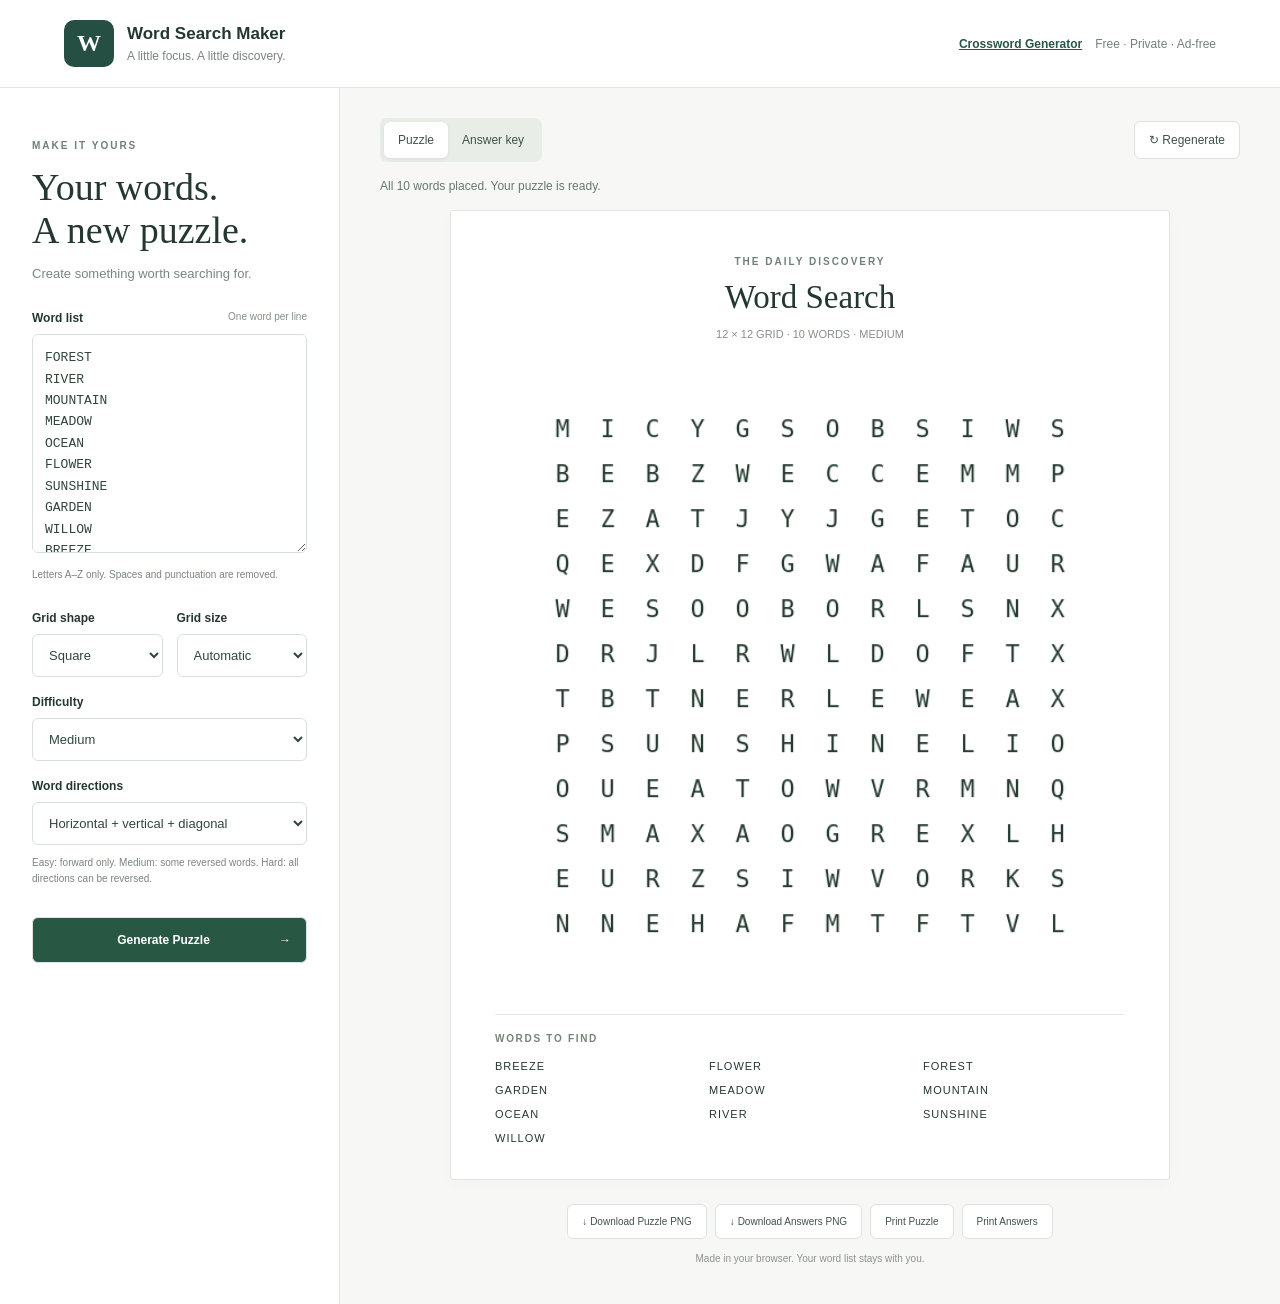
<file: index.html>
<!doctype html>
<html lang="en">
<head>
<meta charset="UTF-8"><meta name="viewport" content="width=device-width,initial-scale=1">
<title>Word Search Maker</title><link rel="stylesheet" href="style.css">
<script src="script.js" defer></script>
</head>
<body>
<header><span class="logo">W</span><div><strong>Word Search Maker</strong><small>A little focus. A little discovery.</small></div><a class="tool-link" href="crossword/index.html">Crossword Generator</a><span class="private">Free · Private · Ad-free</span></header>
<main>
<section class="controls"><p class="eyebrow">MAKE IT YOURS</p><h1>Your words.<br>A new puzzle.</h1><p class="intro">Create something worth searching for.</p>
<form id="form">
<label for="words">Word list <span>One word per line</span></label>
<textarea id="words" rows="9" spellcheck="false">FOREST
RIVER
MOUNTAIN
MEADOW
OCEAN
FLOWER
SUNSHINE
GARDEN
WILLOW
BREEZE</textarea>
<p class="hint">Letters A–Z only. Spaces and punctuation are removed.</p>
<div class="fields"><div><label for="shape">Grid shape</label><select id="shape"><option value="square">Square</option><option value="circle">Circle</option><option value="tree">Tree</option><option value="star">Star</option><option value="heart">Heart</option></select></div><div><label for="size">Grid size</label><select id="size"><option value="auto">Automatic</option><option>10</option><option>15</option><option>20</option><option>25</option><option>30</option><option>40</option></select></div></div>
<label for="difficulty">Difficulty</label><select id="difficulty"><option value="easy">Easy</option><option value="medium" selected>Medium</option><option value="hard">Hard</option></select>
<label for="directions">Word directions</label><select id="directions"><option value="1">Horizontal only</option><option value="2">Horizontal + vertical</option><option value="3" selected>Horizontal + vertical + diagonal</option></select>
<p class="hint">Easy: forward only. Medium: some reversed words. Hard: all directions can be reversed.</p>
<button class="primary" type="submit">Generate Puzzle <span>→</span></button>
</form></section>
<section class="preview"><div class="toolbar"><div class="tabs" role="group" aria-label="Preview"><button id="puzzleTab" aria-pressed="true">Puzzle</button><button id="answerTab" aria-pressed="false">Answer key</button></div><button id="regenerate">↻ Regenerate</button></div>
<p id="status" role="status" aria-live="polite"></p>
<article class="paper"><div class="paper-head"><p class="eyebrow">THE DAILY DISCOVERY</p><h2 id="previewTitle">Word Search</h2><p id="meta"></p></div><canvas id="canvas" aria-label="Generated word search puzzle"></canvas><div class="word-section"><h3>WORDS TO FIND</h3><ul id="wordList"></ul></div></article>
<div class="exports"><button id="downloadPuzzle">↓ Download Puzzle PNG</button><button id="downloadAnswers">↓ Download Answers PNG</button><button id="printPuzzle">Print Puzzle</button><button id="printAnswers">Print Answers</button></div>
<p class="footnote">Made in your browser. Your word list stays with you.</p></section>
</main></body></html>
</file>
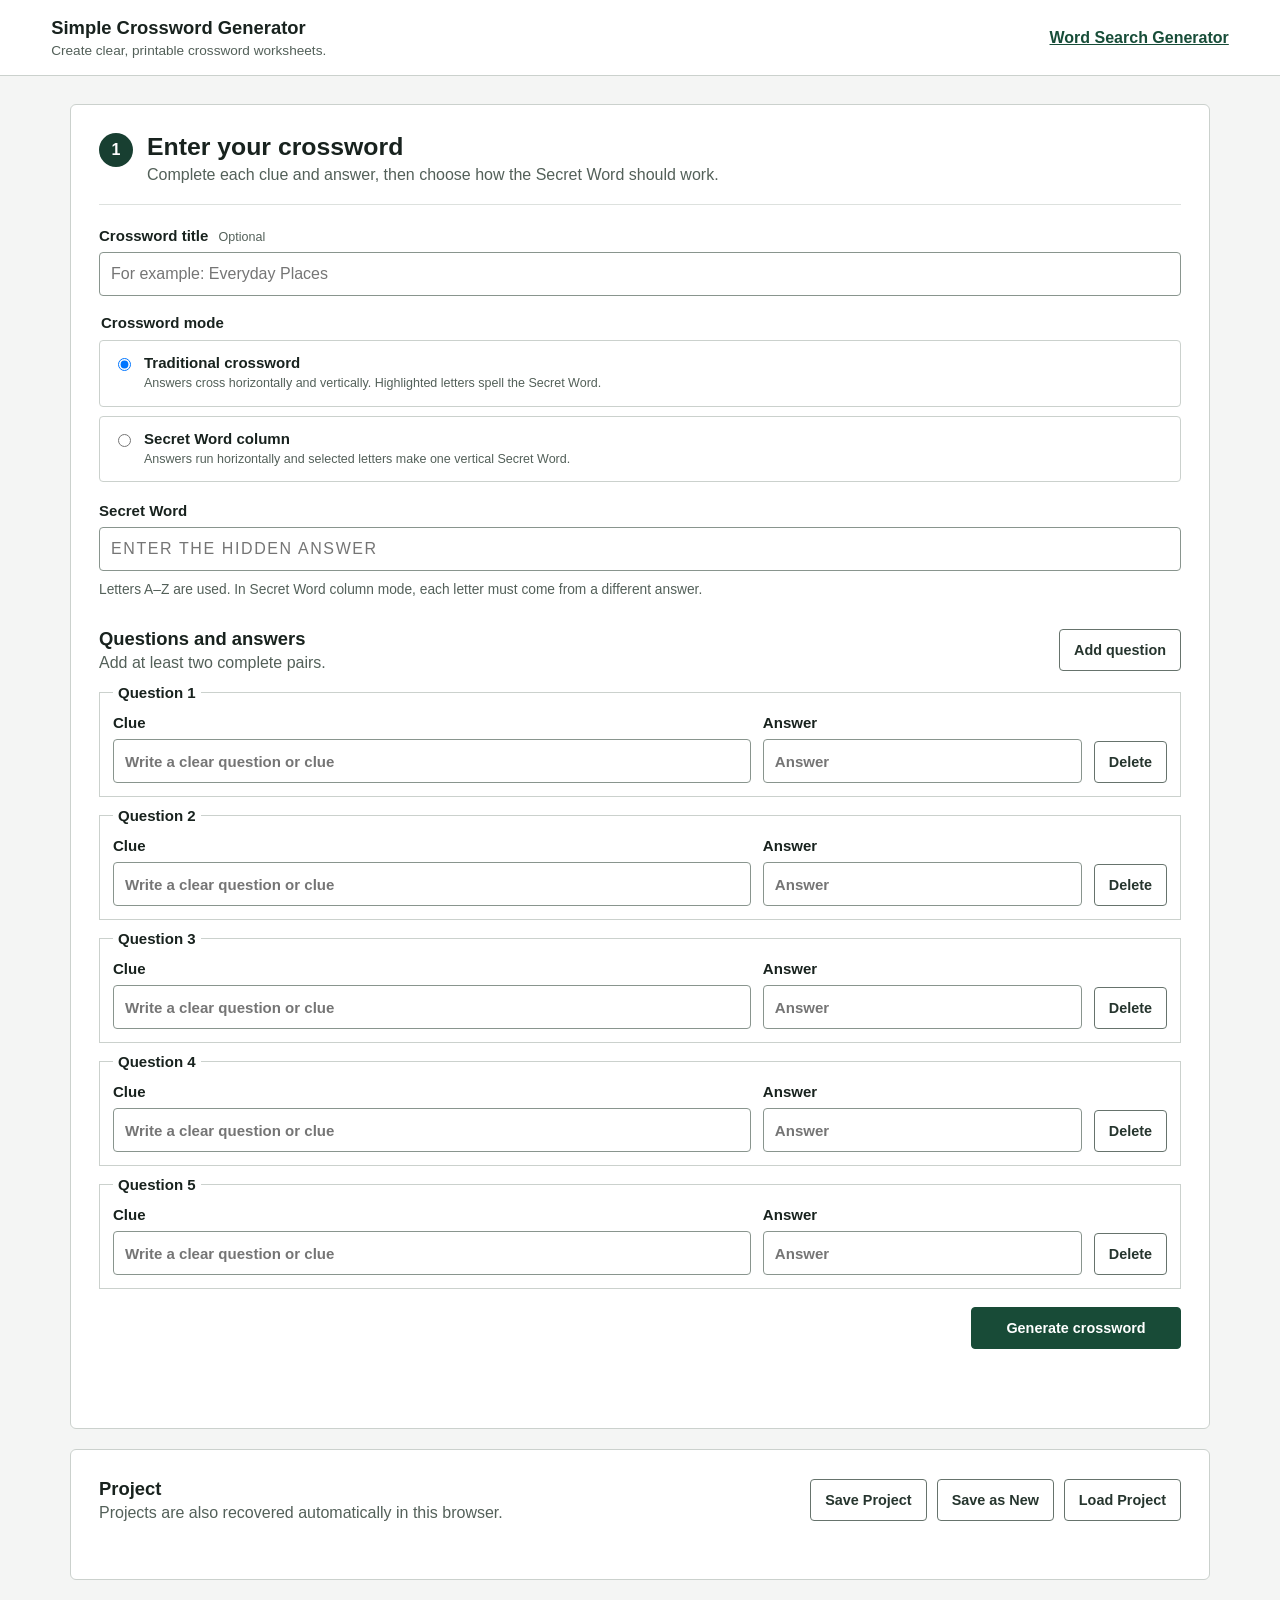
<file: crossword/index.html>
<!doctype html>
<html lang="en">
<head>
  <meta charset="UTF-8">
  <meta name="viewport" content="width=device-width, initial-scale=1">
  <title>Simple Crossword Generator</title>
  <link rel="stylesheet" href="style.css">
  <script src="core.js" defer></script>
  <script src="app.js" defer></script>
</head>
<body>
  <header class="site-header">
    <div><strong>Simple Crossword Generator</strong><span>Create clear, printable crossword worksheets.</span></div>
    <a href="../index.html">Word Search Generator</a>
  </header>

  <main>
    <section id="editor" class="panel" aria-labelledby="editor-title">
      <div class="step-heading"><span>1</span><div><h1 id="editor-title">Enter your crossword</h1><p>Complete each clue and answer, then choose how the Secret Word should work.</p></div></div>

      <label for="title">Crossword title <small>Optional</small></label>
      <input id="title" type="text" maxlength="100" autocomplete="off" placeholder="For example: Everyday Places">

      <fieldset>
        <legend>Crossword mode</legend>
        <label class="choice"><input type="radio" name="mode" value="traditional" checked><span><strong>Traditional crossword</strong><small>Answers cross horizontally and vertically. Highlighted letters spell the Secret Word.</small></span></label>
        <label class="choice"><input type="radio" name="mode" value="secret-column"><span><strong>Secret Word column</strong><small>Answers run horizontally and selected letters make one vertical Secret Word.</small></span></label>
      </fieldset>

      <label for="secret">Secret Word</label>
      <input id="secret" class="secret-input" type="text" maxlength="40" autocomplete="off" placeholder="Enter the hidden answer">
      <p class="help">Letters A–Z are used. In Secret Word column mode, each letter must come from a different answer.</p>

      <div class="entries-heading"><div><h2>Questions and answers</h2><p>Add at least two complete pairs.</p></div><button id="add-entry" type="button">Add question</button></div>
      <div id="entries"></div>
      <div class="primary-actions">
        <button id="generate" class="primary" type="button">Generate crossword</button>
      </div>
      <p id="editor-status" class="status" role="alert" aria-live="polite"></p>
    </section>

    <section id="preview" class="panel" aria-labelledby="preview-heading" hidden>
      <div class="preview-actions no-print">
        <button id="edit" type="button">Edit questions</button>
        <button id="regenerate" type="button">Regenerate layout</button>
        <div class="view-switch" role="group" aria-label="Preview type">
          <button id="blank-view" type="button" aria-pressed="true">Blank worksheet</button>
          <button id="answer-view" type="button" aria-pressed="false">Answer key</button>
        </div>
      </div>
      <p id="preview-status" class="status no-print" role="status" aria-live="polite"></p>

      <article id="worksheet" class="worksheet">
        <header><p class="worksheet-label" id="sheet-label">CROSSWORD WORKSHEET</p><h2 id="preview-heading">Crossword</h2><p id="instructions">Complete the crossword, then copy the numbered letters into the Secret Word boxes.</p></header>
        <div id="grid-wrap"><div id="grid" class="crossword-grid" aria-label="Crossword grid"></div></div>
        <section class="secret-section"><h3>Secret Word</h3><div id="secret-boxes" class="secret-boxes"></div></section>
        <section class="clues"><div><h3>Across</h3><ol id="across-clues"></ol></div><div id="down-group"><h3>Down</h3><ol id="down-clues"></ol></div></section>
      </article>

      <section class="adjustments no-print" aria-labelledby="adjust-heading">
        <h2 id="adjust-heading">Adjust Secret Word letters</h2>
        <p>Choose another matching letter. Changes are accepted only when the Secret Word remains correct.</p>
        <div id="adjustments"></div>
        <button id="apply-adjustments" type="button">Apply adjustments</button>
        <p id="adjust-status" class="status" role="alert" aria-live="polite"></p>
      </section>

      <section class="print-settings no-print" aria-labelledby="print-heading">
        <h2 id="print-heading">Print settings</h2>
        <label for="orientation">Page orientation</label><select id="orientation"><option value="portrait">Portrait</option><option value="landscape">Landscape</option></select>
        <label for="cell-size">Letter square size</label><select id="cell-size"><option value="normal">Normal</option><option value="large">Large print</option><option value="compact">Compact</option></select>
        <div class="button-row"><button id="print" type="button">Print current sheet</button><button id="pdf" type="button">Download / Save PDF</button></div>
        <p class="help">Your browser print window opens. Choose “Save as PDF” to download a PDF matching this preview.</p>
      </section>
    </section>

    <section class="project-bar no-print" aria-labelledby="project-heading">
      <div><h2 id="project-heading">Project</h2><p>Projects are also recovered automatically in this browser.</p></div>
      <button id="save-project" type="button">Save Project</button>
      <button id="save-new" type="button">Save as New</button>
      <label class="load-button">Load Project<input id="load-project" type="file" accept="application/json,.json"></label>
      <p id="project-status" class="status" role="status" aria-live="polite"></p>
    </section>
  </main>

  <template id="entry-template">
    <fieldset class="entry-row">
      <legend>Question <span class="entry-number"></span></legend>
      <div><label>Clue<input class="clue" type="text" maxlength="240" placeholder="Write a clear question or clue"></label></div>
      <div><label>Answer<input class="answer" type="text" maxlength="50" placeholder="Answer"></label></div>
      <button class="remove-entry" type="button">Delete</button>
    </fieldset>
  </template>
</body>
</html>
</file>
<file: style.css>
:root{font-family:Arial,Helvetica,sans-serif;color:#243831;background:#fff;font-synthesis:none}*{box-sizing:border-box}body{margin:0}header{height:88px;display:flex;align-items:center;gap:13px;border-bottom:1px solid #e4e8e5;padding:0 5%}.logo{background:#244f42;color:white;border-radius:10px;padding:10px 13px;font:700 24px Georgia}header strong{font-size:17px}header small{display:block;color:#7b8580;font-size:12px;margin-top:5px}.tool-link{margin-left:auto;color:#285744;font-size:12px;font-weight:bold}.private{font-size:12px;color:#758078}main{display:grid;grid-template-columns:340px minmax(0,1fr);max-width:1280px;margin:auto}.controls{padding:42px 32px 50px;border-right:1px solid #e4e8e5}.eyebrow{font-size:10px;letter-spacing:2px;font-weight:bold;color:#6e8175}h1{font:normal 38px/1.12 Georgia,serif;margin:15px 0}.intro{font-size:13px;color:#7b8580;margin-bottom:30px}label{display:block;font-size:12px;font-weight:600;margin:18px 0 9px}label span{float:right;font-size:10px;color:#859087;font-weight:400}textarea,select{width:100%;border:1px solid #d9dfda;border-radius:6px;background:white;padding:12px;color:#30473a;font:13px Arial}textarea{font:13px/1.65 monospace;resize:vertical;min-height:120px}select{height:43px}.hint{font-size:10px;line-height:1.6;color:#7a857d}.fields{display:grid;grid-template-columns:1fr 1fr;gap:14px}button{cursor:pointer;background:white;border:1px solid #dce2de;border-radius:6px;color:#405348;padding:11px 14px;font-size:12px}button:hover{background:#eef3ef}button:focus-visible,select:focus-visible,textarea:focus-visible{outline:3px solid #85bda5;outline-offset:3px}.primary{background:#285744;color:white;width:100%;margin-top:20px;font-weight:600;padding:15px}.primary:hover{background:#1c4434}.primary span{float:right}.preview{padding:30px 40px;background:#f7f8f6}.toolbar{display:flex;align-items:center;justify-content:space-between;gap:10px}.tabs{background:#e9ede8;padding:4px;border-radius:7px;display:flex}.tabs button{border:0;background:transparent}.tabs button[aria-pressed=true]{background:white;box-shadow:0 1px 4px #0001}.paper{padding:35px 44px;background:white;border:1px solid #e0e5df;box-shadow:0 5px 20px #233c3105;border-radius:3px;max-width:720px;margin:0 auto}.paper-head{text-align:center}h2{font:normal 33px Georgia;margin:12px 0}#meta{font-size:11px;color:#859087;margin-bottom:24px}canvas{display:block;width:100%;height:auto}.word-section{border-top:1px solid #e5e9e4;margin-top:20px;padding-top:18px}h3{font-size:10px;letter-spacing:1.7px;color:#758476;margin:0 0 16px}ul{list-style:none;padding:0;margin:0;display:grid;grid-template-columns:repeat(3,minmax(0,1fr));gap:12px;font-size:11px;letter-spacing:1px}li{overflow-wrap:anywhere}#status{font-size:12px;line-height:1.5;min-height:18px;margin:15px 0;color:#64796b}.exports{display:flex;flex-wrap:wrap;gap:8px;justify-content:center;margin:24px 0 14px}.exports button{font-size:10px}.footnote{text-align:center;font-size:10px;color:#8a938c}@media(max-width:850px){main{grid-template-columns:280px minmax(0,1fr)}.controls{padding:28px 20px}.preview{padding:25px 18px}.paper{padding:25px 20px}}@media(max-width:650px){header{height:75px}.private{display:none}.tool-link{margin-left:auto}main{display:block}.controls{border-right:0}.preview{padding:24px 14px}h1 br{display:none}.toolbar button{font-size:11px}ul{font-size:10px}}@page{size:auto;margin:15mm}@media print{body>*{display:none!important}body>.print-sheet{display:block!important}.print-sheet img{display:block;width:100%;max-width:180mm;margin:auto}}
</file>
<file: crossword/style.css>
:root{font-family:Arial,Helvetica,sans-serif;color:#18221e;background:#f4f5f4;font-size:16px;--cell:38px;--grid-cols:1}*{box-sizing:border-box}body{margin:0}.site-header{min-height:76px;padding:16px max(20px,4vw);background:#fff;border-bottom:1px solid #cbd1cd;display:flex;align-items:center;justify-content:space-between;gap:20px}.site-header strong{display:block;font-size:1.15rem}.site-header span{display:block;color:#536059;font-size:.85rem;margin-top:4px}.site-header a{color:#174d38;font-weight:700}main{max-width:1180px;margin:28px auto;padding:0 20px}.panel,.project-bar{background:#fff;border:1px solid #cbd1cd;border-radius:6px;padding:28px;margin-bottom:20px}.step-heading{display:flex;gap:14px;align-items:flex-start;border-bottom:1px solid #dde1de;padding-bottom:20px;margin-bottom:22px}.step-heading>span{display:grid;place-items:center;background:#183f31;color:#fff;width:34px;height:34px;border-radius:50%;font-weight:bold}.step-heading h1{margin:0 0 5px;font-size:1.55rem}.step-heading p,.entries-heading p,.project-bar p{margin:0;color:#536059}label,legend{font-weight:700;font-size:.94rem}label small{font-weight:400;color:#536059;margin-left:6px}input[type=text],select{display:block;width:100%;min-height:44px;margin:7px 0 18px;border:1px solid #89958e;border-radius:4px;padding:9px 11px;font:inherit;color:inherit;background:#fff}input:focus,select:focus,button:focus-visible,.load-button:focus-within{outline:3px solid #5b9d7e;outline-offset:2px}fieldset{border:0;padding:0;margin:0 0 20px}.choice{display:flex;align-items:flex-start;gap:10px;border:1px solid #cbd1cd;padding:13px;margin-top:9px;border-radius:4px;font-weight:400}.choice input{margin-top:4px}.choice strong,.choice small{display:block}.choice small{margin:4px 0 0;color:#536059;line-height:1.4}.secret-input{text-transform:uppercase;letter-spacing:.1em}.help{font-size:.86rem;color:#536059;margin:-9px 0 22px;line-height:1.45}.entries-heading{display:flex;justify-content:space-between;align-items:center;gap:15px;margin:28px 0 12px}.entries-heading h2,.project-bar h2{font-size:1.15rem;margin:0 0 4px}.entry-row{display:grid;grid-template-columns:minmax(220px,2fr) minmax(150px,1fr) auto;gap:12px;align-items:end;border:1px solid #cbd1cd;padding:13px 13px 0;margin-bottom:10px}.entry-row legend{padding:0 5px}.entry-row input{margin-bottom:13px}.remove-entry{margin-bottom:13px}button,.load-button{min-height:42px;border:1px solid #66736c;background:#fff;border-radius:4px;padding:9px 14px;font:700 .9rem Arial;color:#26352e;cursor:pointer}button:hover,.load-button:hover{background:#edf1ee}.primary{background:#184b37;color:#fff;border-color:#184b37;min-width:210px}.primary:hover{background:#103b2a}.primary-actions{text-align:right;margin-top:18px}.status{min-height:1.2em;line-height:1.45;color:#8a281f;font-weight:700}.preview-actions{display:flex;align-items:center;gap:9px;flex-wrap:wrap;margin-bottom:12px}.view-switch{display:flex;margin-left:auto}.view-switch button{border-radius:0}.view-switch button:first-child{border-radius:4px 0 0 4px}.view-switch button:last-child{border-radius:0 4px 4px 0}.view-switch button[aria-pressed=true]{background:#183f31;color:#fff}.worksheet{background:#fff;color:#000;max-width:900px;margin:20px auto;border:1px solid #b8b8b8;padding:36px;min-height:900px}.worksheet>header{text-align:center;border-bottom:2px solid #000;margin-bottom:24px;padding-bottom:15px}.worksheet-label{font-size:.72rem;letter-spacing:.14em;font-weight:bold}.worksheet h2{font:700 1.8rem Georgia,serif;margin:8px}.worksheet header p:last-child{font-size:.9rem}.crossword-grid{display:grid;grid-template-columns:repeat(var(--grid-cols),var(--cell));grid-auto-rows:var(--cell);width:max-content;border:0;background:#fff;margin:0 auto}.cell{position:relative;background:#fff;border:1px solid #000;width:var(--cell);height:var(--cell);display:grid;place-items:center;font-weight:bold;font-size:calc(var(--cell)*.5);text-transform:uppercase}.cell.empty{background:transparent;border-color:transparent}.cell.secret-cell{background:#e5e5e5;box-shadow:inset 0 0 0 3px #000}.cell-number{position:absolute;top:2px;left:3px;font-size:calc(var(--cell)*.22);line-height:1}.secret-number{position:absolute;right:2px;bottom:1px;font-size:calc(var(--cell)*.25);line-height:1;border:1px solid #000;background:#fff;min-width:14px;text-align:center}.secret-section{margin:28px 0 22px;text-align:center}.secret-section h3,.clues h3{font-size:1rem;margin:0 0 12px}.secret-boxes{display:flex;justify-content:center;gap:6px;flex-wrap:wrap}.secret-box{width:var(--cell);height:var(--cell);border:2px solid #000;display:grid;place-items:center;position:relative;font-weight:bold;font-size:calc(var(--cell)*.48)}.secret-box small{position:absolute;top:1px;left:2px;font-size:calc(var(--cell)*.2)}.clues{display:grid;grid-template-columns:1fr 1fr;gap:34px;border-top:1px solid #000;padding-top:20px}.clues ol{list-style:none;padding:0;margin:0}.clues li{margin:0 0 8px;line-height:1.35}.clues b{display:inline-block;min-width:25px}.adjustments,.print-settings{border-top:1px solid #cbd1cd;padding-top:22px;margin-top:25px}.adjustments h2,.print-settings h2{font-size:1.15rem}.adjust-row{display:grid;grid-template-columns:110px minmax(200px,420px);gap:12px;align-items:center}.adjust-row select{margin:5px 0}.print-settings{display:grid;grid-template-columns:160px minmax(170px,300px);gap:8px 12px;align-items:center}.print-settings h2,.print-settings .button-row,.print-settings .help{grid-column:1/-1}.print-settings select{margin:0}.button-row{display:flex;gap:9px;margin-top:10px}.project-bar{display:flex;align-items:center;gap:10px;flex-wrap:wrap}.project-bar>div{margin-right:auto}.load-button{display:inline-flex;align-items:center}.load-button input{position:absolute;width:1px;height:1px;opacity:0}.project-bar .status{width:100%;margin:0}.large-print{--cell:48px}.compact-print{--cell:30px}.landscape-sheet{max-width:1080px}.single-clue-column .clues{grid-template-columns:1fr}.single-clue-column #down-group{display:none}@media(max-width:700px){main{padding:0 10px}.panel,.project-bar{padding:18px}.entry-row{grid-template-columns:1fr}.entry-row button{margin:0 0 13px}.view-switch{margin-left:0}.worksheet{padding:20px;overflow:auto}.clues{grid-template-columns:1fr}.print-settings{grid-template-columns:1fr}.site-header{align-items:flex-start}.adjust-row{grid-template-columns:1fr}}
@page{size:A4 portrait;margin:12mm}body.print-landscape{--print-orientation:landscape}@media print{@page{size:A4 portrait;margin:12mm}body.print-landscape{page:landscape}.no-print,.site-header,.project-bar,#editor{display:none!important}body,main,.panel{margin:0;padding:0;background:#fff;border:0}.panel{display:block!important}.worksheet{border:0;margin:0 auto;padding:0;min-height:0;max-width:100%;break-inside:avoid}.crossword-grid{break-inside:avoid;background:#fff}.clues{break-before:auto}.cell.secret-cell{background:#ddd!important;-webkit-print-color-adjust:exact;print-color-adjust:exact}.cell.empty{background:transparent!important;border-color:transparent!important}}
</file>
